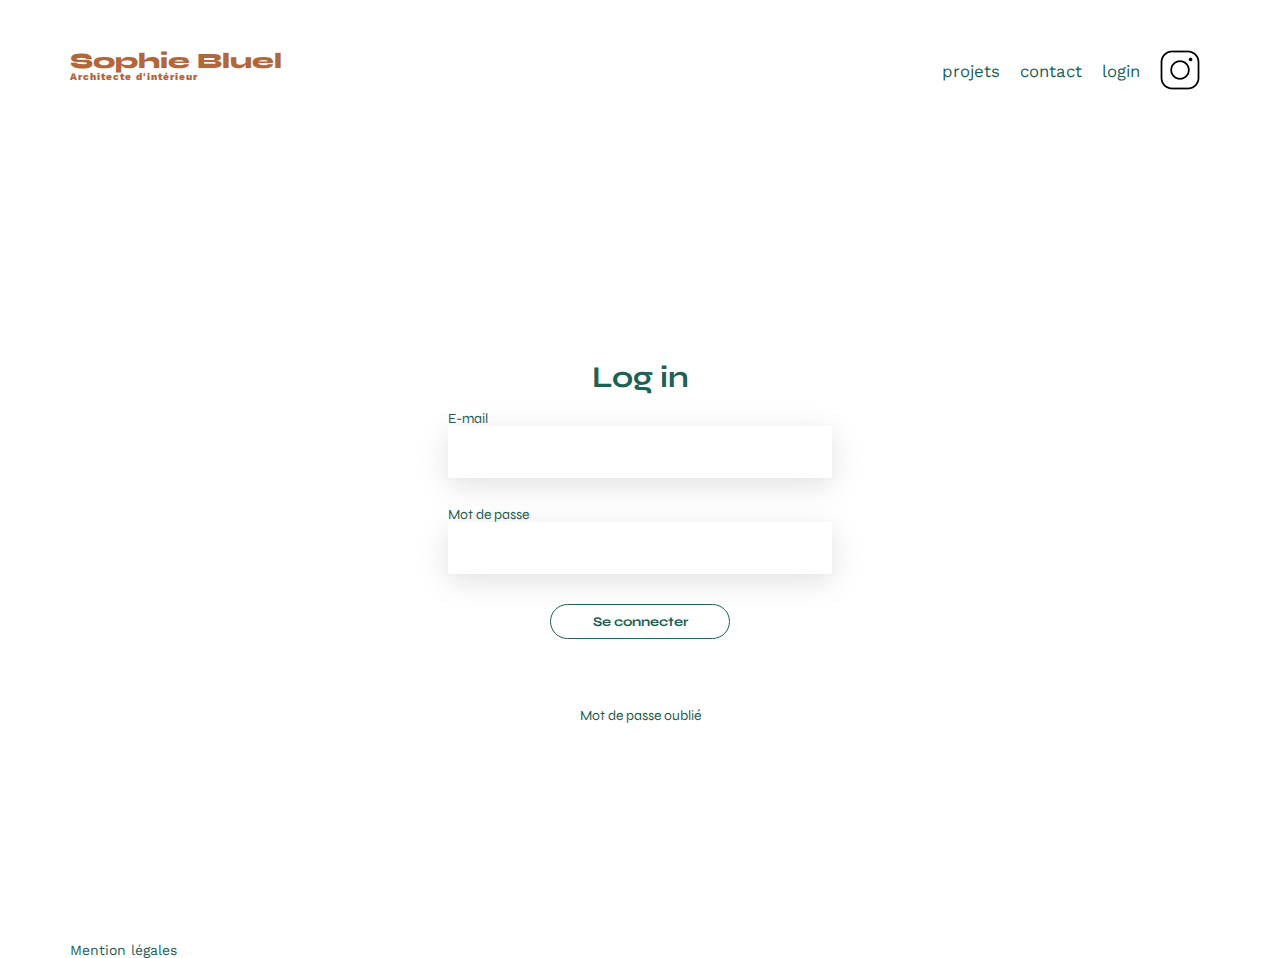
<file: login.html>
<!DOCTYPE html>
<html lang="fr">
<head>
	<meta charset="UTF-8">
	<title>Sophie Bluel - Architecte d'intérieur</title>
	<meta name="viewport" content="width=device-width, initial-scale=1.0">
	<link rel="preconnect" href="https://fonts.googleapis.com">
	<link rel="preconnect" href="https://fonts.gstatic.com" crossorigin>
	<link href="https://fonts.googleapis.com/css2?family=Syne:wght@700;800&family=Work+Sans&display=swap" rel="stylesheet">
	<meta name="description" content="">
	<link rel="stylesheet" href="./assets/style.css">
    <script src ="login.js" defer></script>
</head>
<body>
    <header>
        <h1>Sophie Bluel <span>Architecte d'intérieur</span></h1>
	<nav>
		<ul>
			<li><a href="index.html">projets</a></li>
            <li><a href="index.html#contact">contact</a></li>
            <li><a href="login.html">login</a></li>
			<li><img src="./assets/icons/instagram.png" alt="Instagram"></li>
		</ul>
	</nav>
    </header>
    <main>
        <div class="loginIndex">
            <div class="msgError">
                <i class="fa-sharp fa-solid fa-triangle-exclamation"></i>
                <h3>Erreur dans l’identifiant ou le mot de passe</h3>
            </div>
            <h2>Log in</h2>
            <form class="login" action="#" method="#">
                <div class="login-content">
                    <label for="uname"><b>E-mail</b></label>
                    <input type="text" name="uname" id="email" required>
                </div>
                <div class="login-content">
                    <label for="psw"><b>Mot de passe</b></label>
                    <input type="password" name="psw" id="password" required>
                </div>
                <button type="submit" name="submit-login" class="filterClass" id="buttonSubmit">Se connecter</button>
                <a href="#">Mot de passe oublié</a>
            </form>
        </div>
    </main>
    <footer>
        <h4><a href="#">Mention légales</a></h2>
    </footer>
</body>
</file>
<file: assets/style.css>
/* http://meyerweb.com/eric/tools/css/reset/
   v2.0 | 20110126
   License: none (public domain)
*/

html, body, div, span, applet, object, iframe,
h1, h2, h3, h4, h5, h6, p, blockquote, pre,
a, abbr, acronym, address, big, cite, code,
del, dfn, em, img, ins, kbd, q, s, samp,
small, strike, strong, sub, sup, tt, var,
b, u, i, center,
dl, dt, dd, ol, ul, li,
fieldset, form, label, legend,
table, caption, tbody, tfoot, thead, tr, th, td,
article, aside, canvas, details, embed,
figure, figcaption, footer, header, hgroup,
menu, nav, output, ruby, section, summary,
time, mark, audio, video {
	margin: 0;
	padding: 0;
	border: 0;
	font-size: 100%;
	font: inherit;
	vertical-align: baseline;
}
/* HTML5 display-role reset for older browsers */
article, aside, details, figcaption, figure,
footer, header, hgroup, menu, nav, section {
	display: block;
}
body {
	line-height: 1;
}
ol, ul {
	list-style: none;
}
blockquote, q {
	quotes: none;
}
blockquote:before, blockquote:after,
q:before, q:after {
	content: '';
	content: none;
}
table {
	border-collapse: collapse;
	border-spacing: 0;
}
/** end reset css**/
body {
	max-width: 1140px;
	margin:auto;
	font-family: 'Work Sans' ;
	font-size: 14px;
}
header {
	display: flex;
	justify-content: space-between;
	margin: 50px 0;
}

section {
	margin: 50px 0
}

h1{
	display: flex;
	flex-direction: column;
	font-family: 'Syne';
	font-size: 22px;
	font-weight: 800;
	color: #B1663C
}

h1 > span {
	font-family: 'Work Sans';
	font-size:10px;
	letter-spacing: 0.1em;
;
}

h2{
	font-family: 'Syne';
	font-weight: 700;
	font-size: 30px;
	color: #1D6154
}
nav ul {
	display: flex;
	align-items: center;
	list-style-type: none;

}
nav li {
	padding: 0 10px;
	font-size: 1.2em;
}

li:hover {
	color: #B1663C;
}
#introduction {
	display: flex;
	align-items: center;
}
#introduction figure {
	flex: 1
}
#introduction img {
	display: block;
	margin: auto;
	width: 80%;
}

#introduction article {
	flex: 1
}
#introduction h2 {
	margin-bottom: 1em;
}

#introduction p {
	margin-bottom: 0.5em;
}
#portfolio h2 {
	text-align: center;
}
.gallery {
	width: 100%;
	display: grid;
	grid-template-columns: 1fr 1fr 1fr;
	grid-column-gap: 20px;
	grid-row-gap: 20px;
}

.gallery img {
	width: 100%;

}
#contact {
	width: 50%;
margin: auto;
}
#contact > * {
	text-align: center;

}
#contact h2{
	margin-bottom: 20px;
}
#contact form {
	text-align: left;
	margin-top:30px;
	display: flex;
	flex-direction: column;
}

#contact input {
	height: 50px;
	font-size: 1.2em;
	border: none;
	box-shadow: 0px 4px 14px rgba(0, 0, 0, 0.09);
}
#contact label {
	margin: 2em 0 1em 0;
}
#contact textarea {
	border: none;
	box-shadow: 0px 4px 14px rgba(0, 0, 0, 0.09);
}

input[type="submit"]{
	font-family: 'Syne';
	font-weight: 700;
	color: white;
	background-color: #1D6154;
	margin : 2em auto ;
	width: 180px;
	text-align: center;
	border-radius: 60px ;
}

footer nav ul {
	display: flex;
	justify-content: flex-end;
	margin: 2em
}

.filter {
	height: 80px;
	width: 100%;
	display: flex;
	justify-content: center;
	align-items: center;
	gap: 10px;
}

.filterClass {
	font-family: 'Syne';
	background-color: white;
	color: #1D6154;
	font-weight: bold;
	height: 35px;
	border: solid 1px;
	border-color: #1D6154;
	border-radius: 20px;
	margin-bottom: 3em;
}

.filterClass:hover {
	background-color: #1D6154;
	color: white;
	cursor: pointer;
}

/********** Page login ***********/

main {
	max-width: 1140px;
	margin:auto;
	font-family: 'Syne';
	font-size: 14px;
	color: #1D6154;
}

.loginIndex {
	display: flex;
	flex-direction: column;
	align-items: center;
	justify-content: center;
	height: 800px;
	gap: 20px;
}

.login {
	width: 100%;
	display: flex;
	align-items: center;
	flex-direction: column;
	gap: 30px;
}

input {
	width: 380px;
	height: 50px;
	border: 0px;
	box-shadow: rgba(100, 100, 111, 0.2) 0px 7px 29px 0px;;
}

label {
	display: flex;
	align-items: flex-start;
}

a {
	color: #1D6154;
	text-decoration: none;
}

button {
	width: 180px;
}

.msgError {
	display: none;
}

#logoutBtn {
	display: block;
}

#loginBtn {
	display: block;
}

.editionBar {
	height: 50px;
	width: 100%;
	background-color: black;
	color: white;
	display: flex;
	justify-content: center;
	align-items: center;
	gap: 20px;
}

.editionBar .fa-solid {
	color: white;
	width: 10px;
	height: 10px;
}

.editionBtn {
	display: flex;
	flex-direction: row;
	justify-content: center;
	align-items: center;
	margin-left: 75px;
	gap: 20px;
	margin-bottom: 3em;
}

.editionBtn p {
	color: black;
}

.editionBtn .fa-solid {
	color: black;
}

/********* Modal *********/

.modalBtn {
	display: flex;
	flex-direction: row;
	gap: 10px;
}

.modal {
	position: fixed;
	display: flex;
	align-items: center;
	justify-content: center;
	top: 0;
	left: 0;
	width: 100%;
	height: 100%;
	background: rgba(0, 0, 0, 0.8);
    animation: fadeIn 0.3s both;
}

.modal-wrapper {
	display: flex;
	flex-direction: column;
	overflow: auto;
	background-color: white;
	width: 550px;
	height: 700px;
	padding: 20px;
	border-radius: 20px;
}

.closeModal {
	height: 25px;
	width: 25px;
	float: right;
	font-size: 2em;
}

.modal-content img {
	width: 100%;
	height: 100%;
}

.modalTitle {
	margin-bottom: 25px;
	position: relative;
	padding: 50px;
	padding-left: 150px;
}

.modal-content {
	display: grid;
    grid-template-columns: 1fr 1fr 1fr 1fr 1fr;
	gap: 20px;
	padding: 0 50px;
}

.modal-article {
	height: 110px;
	width: 75px;
}

hr {
	width: 95%;
	margin: 25px 0 25px 0;
}

.modalAddWork {
	margin: 0 185px;
}

aside a {
	cursor: pointer;
}

.fa-trash-can {
	height: 20px;
	width: 25%;
	color: white;
	background-color: black;
	border-radius: 5px;
	position: relative;
	bottom: 105px;
	left: 50px;
	display: flex;
	justify-content: center;
	align-items: center;
	cursor: pointer;
}

.modal-add {
	display: flex;
	flex-direction: column;
	background-color: white;
	width: 550px;
	height: 700px;
	padding: 20px;
	border-radius: 20px;
}

.returnGallery {
	width: 1em;
}

.modal-add .closeModal {
	position: relative;
	left: 525px;
	bottom: 20px;
	float: right;
	width: 100%;
}

.form-add {
	margin: 0 50px;
	padding-top: 50px;
}

.add-photo {
	background-color: #E8F1F6;
	height: 170px;
	display: flex;
	flex-direction: column;
	justify-content: center;
	align-items: center;
	gap: 10px;
	font-family: 'Work Sans';
	border-radius: 20px;
}

.fa-image {
	color: #CBD6DC;
	font-size: 4em;
}

.modal-add h2 {
	font-family: 'Work Sans';
	color: black;
	font-weight: 200;
	padding-top: 30px;
}

#label-input {
	display: flex;
	flex-direction: column;
	align-items: center;
	justify-content: center;
	border-radius: 30px;
	width: 50%;
	height: 50px;
	font-family: 'Work Sans';
    font-style: normal;
    font-weight: 500;
    font-size: 14px;
    line-height: 16px;
    color: #306685;
	cursor: pointer;
	background-color: #CBD6DC;
}

#imageInput {
	opacity: 0;
}

#label-input p {
	position: relative;
	top: 15px;
	cursor: pointer;
}

.add-spec {
	height: 300px;
	display: flex;
	flex-direction: column;
	justify-content: center;
	align-items: center;
	gap: 20px;
	font-family: 'Work Sans';
	color: #3D3D3D;
}

.add-spec input {
	width: 100%;
}

.add-title {
	width: 100%;
	gap: 20px;
}

#title-label {
	padding: 15px 0;
}

.add-categorie {
	width: 100%;
}

#categorie-label {
	padding: 15px 0;
}

#modal-categorie {
	width: 100%;
	height: 50px;
    border: 0px;
    box-shadow: rgba(100, 100, 111, 0.2) 0px 7px 29px 0px;
}

#submit-projet {
	position: relative;
	left: 100px;
	width: 55%;
	margin: 0;
	cursor: pointer;
}

.preview {
	width: 50%;
	height: 100%;
}
</file>
